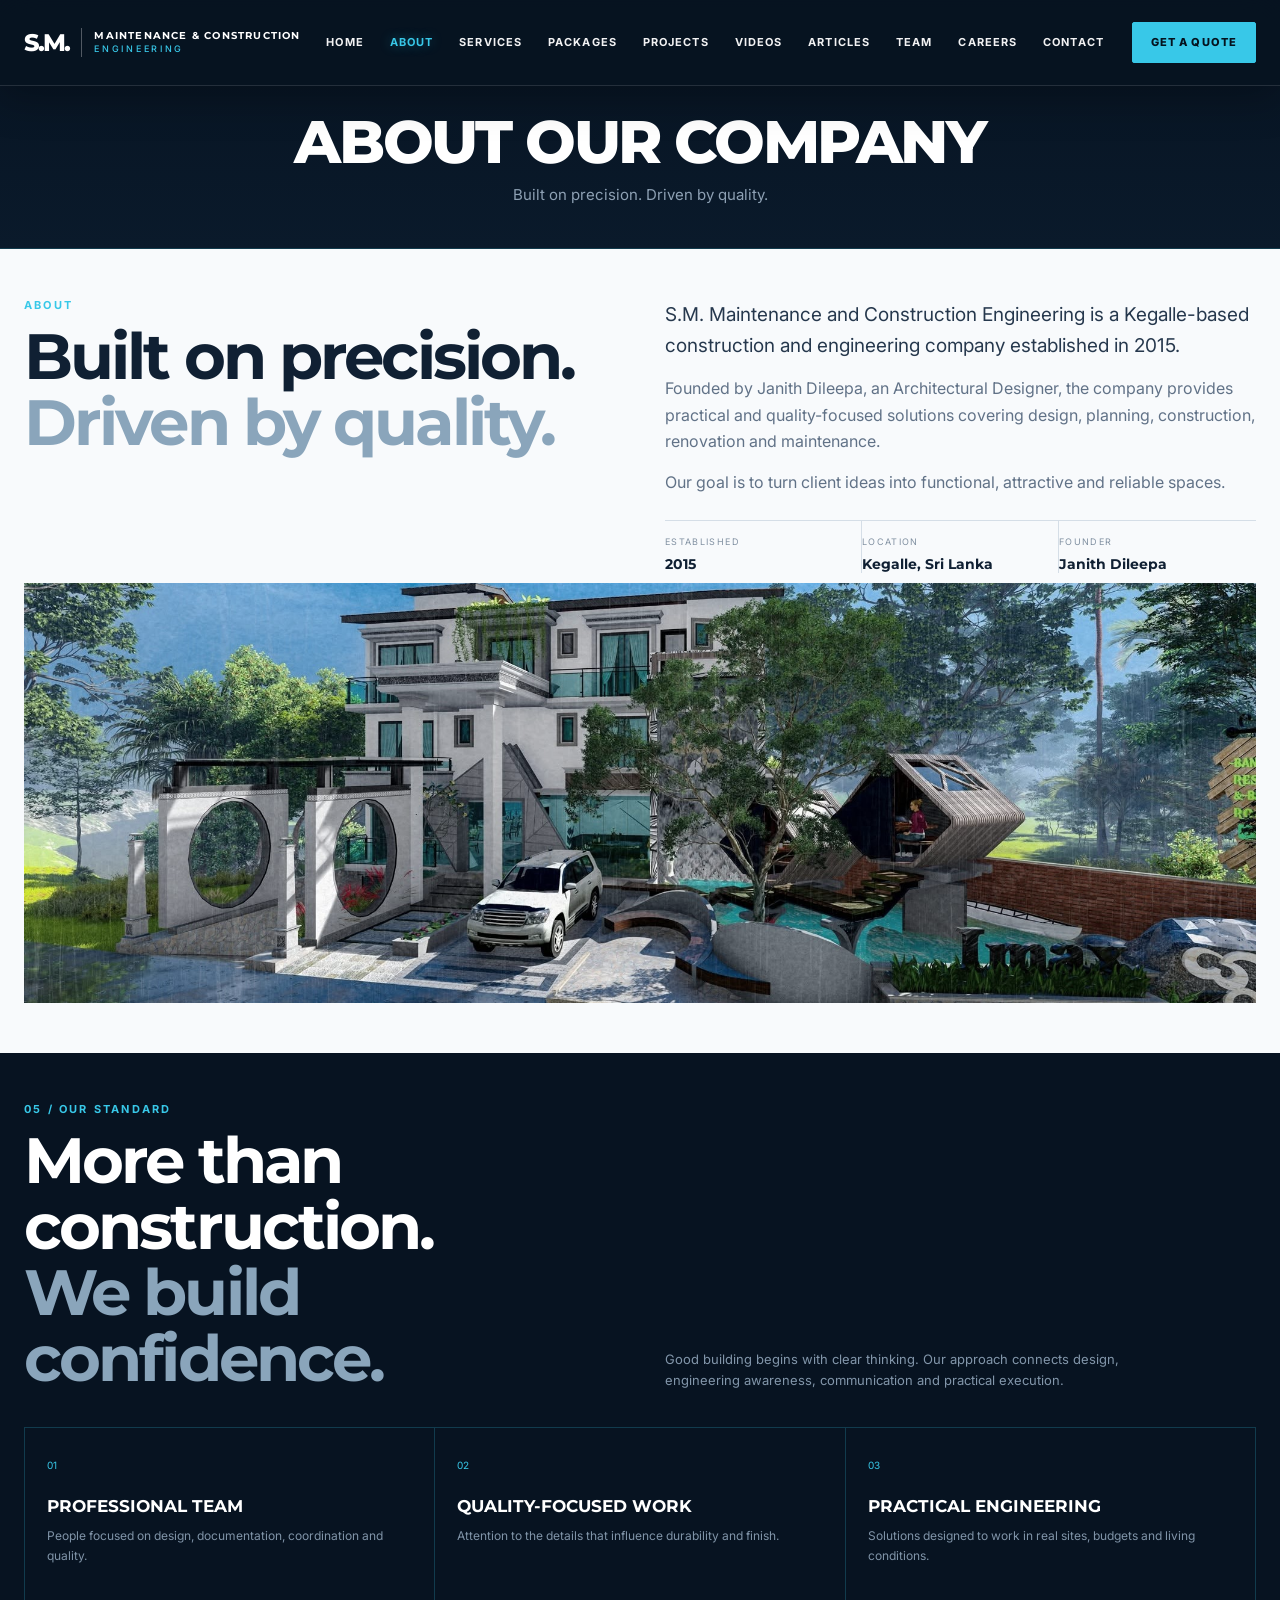
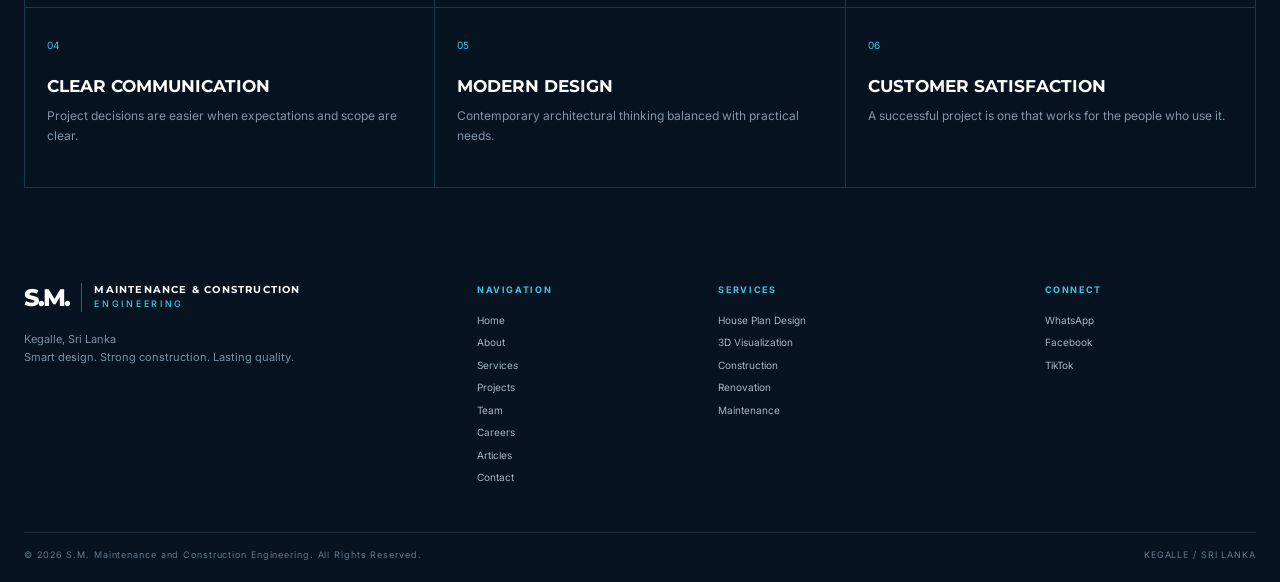
<file: about.html>
<!DOCTYPE html>
<html lang="en">
<head>
  <meta charset="UTF-8">
  <meta name="viewport" content="width=device-width, initial-scale=1.0">
  <title>About Us | S.M. Maintenance & Construction Engineering</title>
  <link rel="preconnect" href="https://fonts.googleapis.com">
  <link rel="preconnect" href="https://fonts.gstatic.com" crossorigin>
  <link href="https://fonts.googleapis.com/css2?family=Inter:wght@400;500;600;700&family=Montserrat:wght@500;600;700;800&display=swap" rel="stylesheet">
  <link rel="stylesheet" href="style.css">
</head>
<body>
  <header class="site-header" id="siteHeader">
    <div class="container nav-wrap">
      <a class="brand" href="index.html" aria-label="S.M. Maintenance & Construction Engineering home">
        <span class="brand-mark">S.M.</span>
        <span class="brand-copy"><strong>MAINTENANCE & CONSTRUCTION</strong><small>ENGINEERING</small></span>
      </a>
      <nav class="desktop-nav" aria-label="Primary navigation">
        <a href="index.html">HOME</a>
        <a href="about.html">ABOUT</a>
        <a href="index.html#services">SERVICES</a>
        <a href="index.html#packages">PACKAGES</a>
        <a href="index.html#projects">PROJECTS</a>
        <a href="index.html#videos">VIDEOS</a>
        <a href="blog.html">ARTICLES</a>
        <a href="team.html">TEAM</a>
        <a href="careers.html">CAREERS</a>
        <a href="index.html#contact">CONTACT</a>
        <a class="nav-cta" href="index.html#contact">GET A QUOTE</a>
      </nav>
      <button class="menu-toggle" id="menuToggle" aria-expanded="false" aria-controls="mobileNav" aria-label="Open navigation"><span></span><span></span><span></span></button>
    </div>
    <nav class="mobile-nav" id="mobileNav" aria-label="Mobile navigation">
      <a href="index.html">HOME</a>
      <a href="about.html">ABOUT</a>
      <a href="index.html#services">SERVICES</a>
      <a href="index.html#packages">PACKAGES</a>
      <a href="index.html#projects">PROJECTS</a>
      <a href="index.html#videos">VIDEOS</a>
      <a href="blog.html">ARTICLES</a>
      <a href="team.html">TEAM</a>
      <a href="careers.html">CAREERS</a>
      <a href="index.html#contact">CONTACT</a>
      <a class="mobile-cta" href="index.html#contact">GET A QUOTE</a>
    </nav>
  </header>

  <main>
    <section class="page-header">
      <div class="container">
        <h1>ABOUT OUR COMPANY</h1>
        <p>Built on precision. Driven by quality.</p>
      </div>
    </section>

    <section class="section section-light" id="about">
      <div class="container split about-grid">
        <div class="section-intro reveal">
          <div class="eyebrow">ABOUT</div>
          <h2>Built on precision.<br><em>Driven by quality.</em></h2>
        </div>
        <div class="about-copy reveal">
          <p class="lead">S.M. Maintenance and Construction Engineering is a Kegalle-based construction and engineering company established in 2015.</p>
          <p>Founded by Janith Dileepa, an Architectural Designer, the company provides practical and quality-focused solutions covering design, planning, construction, renovation and maintenance.</p>
          <p>Our goal is to turn client ideas into functional, attractive and reliable spaces.</p>
          <div class="company-facts">
            <div><span>ESTABLISHED</span><strong>2015</strong></div>
            <div><span>LOCATION</span><strong>Kegalle, Sri Lanka</strong></div>
            <div><span>FOUNDER</span><strong>Janith Dileepa</strong></div>
          </div>
        </div>
      </div>
      <div class="container about-image reveal"><img loading="lazy" src="assets/about/about.jpg" alt="S.M. Maintenance and Construction Engineering"></div>
    </section>
  </main>
    <section class="section why-section section-dark">
      <div class="container"><div class="split why-head reveal"><div><div class="eyebrow">05 / OUR STANDARD</div><h2>More than construction.<br><em>We build confidence.</em></h2></div><p>Good building begins with clear thinking. Our approach connects design, engineering awareness, communication and practical execution.</p></div>
        <div class="why-grid">
          <article class="why-card reveal"><span>01</span><h3>PROFESSIONAL TEAM</h3><p>People focused on design, documentation, coordination and quality.</p></article>
          <article class="why-card reveal"><span>02</span><h3>QUALITY-FOCUSED WORK</h3><p>Attention to the details that influence durability and finish.</p></article>
          <article class="why-card reveal"><span>03</span><h3>PRACTICAL ENGINEERING</h3><p>Solutions designed to work in real sites, budgets and living conditions.</p></article>
          <article class="why-card reveal"><span>04</span><h3>CLEAR COMMUNICATION</h3><p>Project decisions are easier when expectations and scope are clear.</p></article>
          <article class="why-card reveal"><span>05</span><h3>MODERN DESIGN</h3><p>Contemporary architectural thinking balanced with practical needs.</p></article>
          <article class="why-card reveal"><span>06</span><h3>CUSTOMER SATISFACTION</h3><p>A successful project is one that works for the people who use it.</p></article>
        </div>
      </div>
    </section>
   <footer class="footer section-dark">
    <div class="container footer-main">
      <div><a class="brand footer-brand" href="index.html"><span class="brand-mark">S.M.</span><span class="brand-copy"><strong>MAINTENANCE & CONSTRUCTION</strong><small>ENGINEERING</small></span></a><p>Kegalle, Sri Lanka<br>Smart design. Strong construction. Lasting quality.</p></div>
      <div><h4>NAVIGATION</h4><a href="index.html">Home</a><a href="about.html">About</a><a href="index.html#services">Services</a><a href="index.html#projects">Projects</a><a href="team.html">Team</a><a href="careers.html">Careers</a><a href="blog.html">Articles</a><a href="index.html#contact">Contact</a></div>
      <div><h4>SERVICES</h4><a href="index.html#services">House Plan Design</a><a href="index.html#services">3D Visualization</a><a href="index.html#services">Construction</a><a href="index.html#services">Renovation</a><a href="index.html#services">Maintenance</a></div>
      <div>
        <h4>CONNECT</h4>
        <!-- WhatsApp මත Click කළ විට කෙලින්ම 0718814959 අංකයට Chart එක විවෘත වේ -->
        <a href="https://wa.me/94718814959" target="_blank" rel="noopener noreferrer">WhatsApp</a>
        <a href="https://www.facebook.com/share/1MMUBPjNof/" target="_blank" rel="noopener noreferrer">Facebook</a>
        <!-- <a href="#">Instagram</a> -->
        <a href="https://www.tiktok.com/@.sm.construction?_r=1&_t=ZS-99L9sHJ87HA" target="_blank" rel="noopener noreferrer">TikTok</a>
       <!-- <a href="#">YouTube</a> -->
      </div>
    </div>
    <div class="container footer-bottom"><span>© 2026 S.M. Maintenance and Construction Engineering. All Rights Reserved.</span><span>KEGALLE / SRI LANKA</span></div>
  </footer>

  <button class="back-top" id="backTop" aria-label="Back to top">↑</button>
  <script src="script.js"></script>
</body>
</html>
</file>
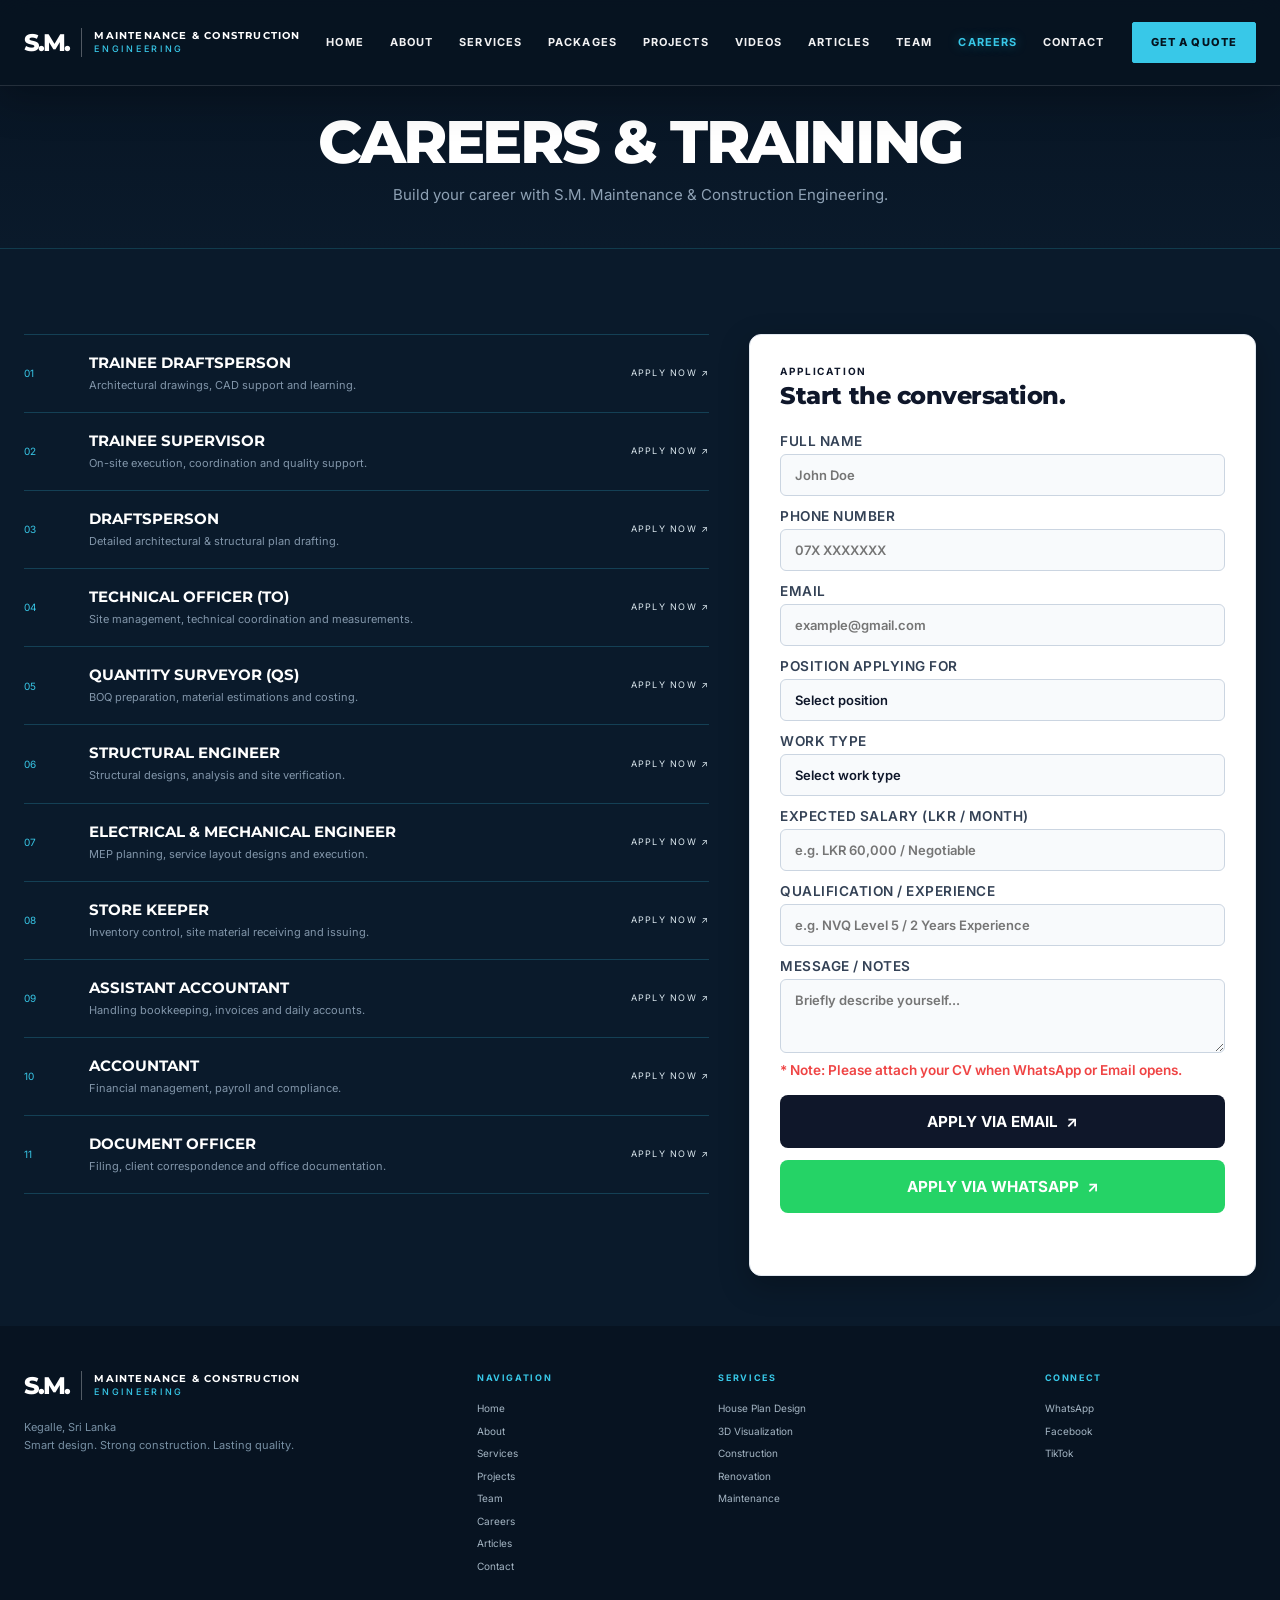
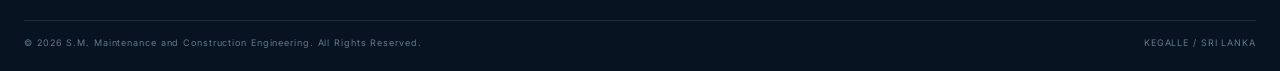
<file: careers.html>
<!DOCTYPE html>
<html lang="en">
<head>
  <meta charset="UTF-8">
  <meta name="viewport" content="width=device-width, initial-scale=1.0">
  <title>Careers & Training | S.M. Maintenance & Construction Engineering</title>
  <link rel="preconnect" href="https://fonts.googleapis.com">
  <link rel="preconnect" href="https://fonts.gstatic.com" crossorigin>
  <link href="https://fonts.googleapis.com/css2?family=Inter:wght@400;500;600;700&family=Montserrat:wght@500;600;700;800&display=swap" rel="stylesheet">
  <link rel="stylesheet" href="style.css">

  <style>
    /* ONLY Application Form is White */
    .form-panel-custom {
      background-color: #ffffff !important;
      color: #1a202c !important;
      padding: 30px;
      border-radius: 12px;
      box-shadow: 0 10px 30px rgba(0, 0, 0, 0.25);
      border: 1px solid #e2e8f0;
    }
    .form-panel-custom h3, 
    .form-panel-custom .form-title span {
      color: #0f172a !important;
    }
    .form-panel-custom label {
      color: #334155 !important;
      font-weight: 600;
      margin-bottom: 8px;
      display: block;
      font-size: 0.85rem;
      letter-spacing: 0.5px;
    }
    .form-panel-custom input, 
    .form-panel-custom select, 
    .form-panel-custom textarea {
      background-color: #f8fafc !important;
      color: #0f172a !important;
      border: 1px solid #cbd5e1 !important;
      border-radius: 6px;
      padding: 12px 14px;
      width: 100%;
      box-sizing: border-box;
      font-family: inherit;
      transition: all 0.2s ease;
    }
    .form-panel-custom input:focus, 
    .form-panel-custom select:focus, 
    .form-panel-custom textarea:focus {
      outline: none;
      border-color: #0284c7 !important;
      background-color: #ffffff !important;
      box-shadow: 0 0 0 3px rgba(2, 132, 199, 0.15);
    }
    
    /* Red Note Style */
    .form-note-red {
      font-size: 0.85rem;
      color: #ef4444 !important; /* Bright Red */
      font-weight: 600;
      margin-top: 5px;
      margin-bottom: 12px;
      line-height: 1.4;
    }

    /* Styled Buttons inside Form */
    .btn-action-group {
      display: flex;
      flex-direction: column;
      gap: 12px;
      margin-top: 15px;
    }
    .btn-email-submit {
      background-color: #0f172a;
      color: #ffffff;
      border: none;
      padding: 14px 20px;
      border-radius: 8px;
      font-weight: 700;
      font-size: 0.95rem;
      cursor: pointer;
      display: flex;
      align-items: center;
      justify-content: center;
      gap: 8px;
      transition: all 0.3s ease;
      width: 100%;
    }
    .btn-email-submit:hover {
      background-color: #1e293b;
      transform: translateY(-2px);
      box-shadow: 0 4px 12px rgba(15, 23, 42, 0.2);
    }
    .btn-whatsapp-submit {
      background-color: #25D366;
      color: #ffffff;
      border: none;
      padding: 14px 20px;
      border-radius: 8px;
      font-weight: 700;
      font-size: 0.95rem;
      cursor: pointer;
      display: flex;
      align-items: center;
      justify-content: center;
      gap: 8px;
      transition: all 0.3s ease;
      width: 100%;
    }
    .btn-whatsapp-submit:hover {
      background-color: #20ba5a;
      transform: translateY(-2px);
      box-shadow: 0 4px 12px rgba(37, 211, 102, 0.3);
    }
  </style>
</head>
<body>
  <header class="site-header" id="siteHeader">
    <div class="container nav-wrap">
      <a class="brand" href="index.html" aria-label="S.M. Maintenance & Construction Engineering home">
        <span class="brand-mark">S.M.</span>
        <span class="brand-copy"><strong>MAINTENANCE & CONSTRUCTION</strong><small>ENGINEERING</small></span>
      </a>
      <nav class="desktop-nav" aria-label="Primary navigation">
        <a href="index.html">HOME</a>
        <a href="about.html">ABOUT</a>
        <a href="index.html#services">SERVICES</a>
        <a href="index.html#packages">PACKAGES</a>
        <a href="index.html#projects">PROJECTS</a>
        <a href="index.html#videos">VIDEOS</a>
        <a href="blog.html">ARTICLES</a>
        <a href="team.html">TEAM</a>
        <a href="careers.html">CAREERS</a>
        <a href="index.html#contact">CONTACT</a>
        <a class="nav-cta" href="index.html#contact">GET A QUOTE</a>
      </nav>
      <button class="menu-toggle" id="menuToggle" aria-expanded="false" aria-controls="mobileNav" aria-label="Open navigation"><span></span><span></span><span></span></button>
    </div>
    <nav class="mobile-nav" id="mobileNav" aria-label="Mobile navigation">
      <a href="index.html">HOME</a>
      <a href="about.html">ABOUT</a>
      <a href="index.html#services">SERVICES</a>
      <a href="index.html#packages">PACKAGES</a>
      <a href="index.html#projects">PROJECTS</a>
      <a href="index.html#videos">VIDEOS</a>
      <a href="blog.html">ARTICLES</a>
      <a href="team.html">TEAM</a>
      <a href="careers.html">CAREERS</a>
      <a href="index.html#contact">CONTACT</a>
      <a class="mobile-cta" href="index.html#contact">GET A QUOTE</a>
    </nav>
  </header>

  <main>
    <section class="page-header">
      <div class="container">
        <h1>CAREERS & TRAINING</h1>
        <p>Build your career with S.M. Maintenance & Construction Engineering.</p>
      </div>
    </section>

    <!-- Main Navy Section Restored -->
    <section class="section careers-section section-navy" id="careers">
      <div class="container">
        <div class="split careers-head reveal">
          
        </div>

        <div class="career-layout">
          <!-- All 11 Open Positions List -->
          <div class="career-list">
            <article class="career-item reveal"><span>01</span><div><h3>TRAINEE DRAFTSPERSON</h3><p>Architectural drawings, CAD support and learning.</p></div><button class="apply-position" data-position="Trainee Draftsperson">APPLY NOW ↗</button></article>
            <article class="career-item reveal"><span>02</span><div><h3>TRAINEE SUPERVISOR</h3><p>On-site execution, coordination and quality support.</p></div><button class="apply-position" data-position="Trainee Supervisor">APPLY NOW ↗</button></article>
            <article class="career-item reveal"><span>03</span><div><h3>DRAFTSPERSON</h3><p>Detailed architectural & structural plan drafting.</p></div><button class="apply-position" data-position="Draftsperson">APPLY NOW ↗</button></article>
            <article class="career-item reveal"><span>04</span><div><h3>TECHNICAL OFFICER (TO)</h3><p>Site management, technical coordination and measurements.</p></div><button class="apply-position" data-position="Technical Officer">APPLY NOW ↗</button></article>
            <article class="career-item reveal"><span>05</span><div><h3>QUANTITY SURVEYOR (QS)</h3><p>BOQ preparation, material estimations and costing.</p></div><button class="apply-position" data-position="Quantity Surveyor (QS)">APPLY NOW ↗</button></article>
            <article class="career-item reveal"><span>06</span><div><h3>STRUCTURAL ENGINEER</h3><p>Structural designs, analysis and site verification.</p></div><button class="apply-position" data-position="Structural Engineer">APPLY NOW ↗</button></article>
            <article class="career-item reveal"><span>07</span><div><h3>ELECTRICAL & MECHANICAL ENGINEER</h3><p>MEP planning, service layout designs and execution.</p></div><button class="apply-position" data-position="Electrical & Mechanical Engineer">APPLY NOW ↗</button></article>
            <article class="career-item reveal"><span>08</span><div><h3>STORE KEEPER</h3><p>Inventory control, site material receiving and issuing.</p></div><button class="apply-position" data-position="Store Keeper">APPLY NOW ↗</button></article>
            <article class="career-item reveal"><span>09</span><div><h3>ASSISTANT ACCOUNTANT</h3><p>Handling bookkeeping, invoices and daily accounts.</p></div><button class="apply-position" data-position="Assistant Accountant">APPLY NOW ↗</button></article>
            <article class="career-item reveal"><span>10</span><div><h3>ACCOUNTANT</h3><p>Financial management, payroll and compliance.</p></div><button class="apply-position" data-position="Accountant">APPLY NOW ↗</button></article>
            <article class="career-item reveal"><span>11</span><div><h3>DOCUMENT OFFICER</h3><p>Filing, client correspondence and office documentation.</p></div><button class="apply-position" data-position="Document Officer">APPLY NOW ↗</button></article>
          </div>
          
          <!-- Modern White Application Form ONLY -->
          <form class="form-panel form-panel-custom reveal" id="careerForm">
            <div class="form-title">
              <span style="color: #64748b; font-weight: 700;">APPLICATION</span>
              <h3 style="margin-top: 4px; font-size: 1.5rem;">Start the conversation.</h3>
            </div>
            
            <label>FULL NAME<input id="formName" name="name" required type="text" autocomplete="name" placeholder="John Doe"></label>
            <label>PHONE NUMBER<input id="formPhone" name="phone" required type="tel" autocomplete="tel" placeholder="07X XXXXXXX"></label>
            <label>EMAIL<input id="formEmail" name="email" required type="email" autocomplete="email" placeholder="example@gmail.com"></label>
            
            <label>POSITION APPLYING FOR
              <select id="formPosition" name="position" required>
                <option value="">Select position</option>
                <option value="Trainee Draftsperson">Trainee Draftsperson</option>
                <option value="Trainee Supervisor">Trainee Supervisor</option>
                <option value="Draftsperson">Draftsperson</option>
                <option value="Technical Officer">Technical Officer</option>
                <option value="Quantity Surveyor (QS)">Quantity Surveyor (QS)</option>
                <option value="Structural Engineer">Structural Engineer</option>
                <option value="Electrical & Mechanical Engineer">Electrical & Mechanical Engineer</option>
                <option value="Store Keeper">Store Keeper</option>
                <option value="Assistant Accountant">Assistant Accountant</option>
                <option value="Accountant">Accountant</option>
                <option value="Document Officer">Document Officer</option>
              </select>
            </label>

            <label>WORK TYPE
              <select id="formWorkType" name="workType" required>
                <option value="">Select work type</option>
                <option value="Full-time">Full-Time (පූර්ණ කාලීන)</option>
                <option value="Part-time">Part-Time (අර්ධ කාලීන)</option>
              </select>
            </label>

            <label>EXPECTED SALARY (LKR / Month)<input id="formSalary" name="salary" type="text" placeholder="e.g. LKR 60,000 / Negotiable" required></label>

            <label>QUALIFICATION / EXPERIENCE<input id="formQualification" name="qualification" required type="text" placeholder="e.g. NVQ Level 5 / 2 Years Experience"></label>
            
            <label>MESSAGE / NOTES<textarea id="formMessage" name="message" rows="3" placeholder="Briefly describe yourself..."></textarea></label>
            
            <!-- Red Note -->
            <p class="form-note-red">
              * Note: Please attach your CV when WhatsApp or Email opens.
            </p>

            <div class="btn-action-group">
              <button class="btn-email-submit" type="button" onclick="sendViaEmail()">
                APPLY VIA EMAIL <span>↗</span>
              </button>
              <button class="btn-whatsapp-submit" type="button" onclick="sendViaWhatsApp()">
                APPLY VIA WHATSAPP <span>↗</span>
              </button>
            </div>
            
            <div class="form-status" id="formStatus" role="status" aria-live="polite"></div>
          </form>
        </div>
      </div>
    </section>
  </main>

  <footer class="footer section-dark">
    <div class="container footer-main">
      <div><a class="brand footer-brand" href="index.html"><span class="brand-mark">S.M.</span><span class="brand-copy"><strong>MAINTENANCE & CONSTRUCTION</strong><small>ENGINEERING</small></span></a><p>Kegalle, Sri Lanka<br>Smart design. Strong construction. Lasting quality.</p></div>
      <div><h4>NAVIGATION</h4><a href="index.html">Home</a><a href="about.html">About</a><a href="index.html#services">Services</a><a href="index.html#projects">Projects</a><a href="team.html">Team</a><a href="careers.html">Careers</a><a href="blog.html">Articles</a><a href="index.html#contact">Contact</a></div>
      <div><h4>SERVICES</h4><a href="index.html#services">House Plan Design</a><a href="index.html#services">3D Visualization</a><a href="index.html#services">Construction</a><a href="index.html#services">Renovation</a><a href="index.html#services">Maintenance</a></div>
      <div>
        <h4>CONNECT</h4>
        <a href="https://wa.me/94718814959" target="_blank" rel="noopener noreferrer">WhatsApp</a>
        <a href="https://www.facebook.com/share/1MMUBPjNof/" target="_blank" rel="noopener noreferrer">Facebook</a>
        <a href="https://www.tiktok.com/@.sm.construction?_r=1&_t=ZS-99L9sHJ87HA" target="_blank" rel="noopener noreferrer">TikTok</a>
      </div>
    </div>
    <div class="container footer-bottom"><span>© 2026 S.M. Maintenance and Construction Engineering. All Rights Reserved.</span><span>KEGALLE / SRI LANKA</span></div>
  </footer>

  <button class="back-top" id="backTop" aria-label="Back to top">↑</button>

  <script>
    // APPLY NOW Click Logic (Smooth Scroll & Auto Select)
    document.addEventListener('DOMContentLoaded', () => {
      const applyBtns = document.querySelectorAll('.apply-position');
      const posSelect = document.getElementById('formPosition');
      const careerForm = document.getElementById('careerForm');

      if (applyBtns.length > 0 && posSelect && careerForm) {
        applyBtns.forEach(btn => {
          btn.addEventListener('click', (e) => {
            const pos = btn.getAttribute('data-position');
            if (pos) {
              posSelect.value = pos;
            }
            careerForm.scrollIntoView({ behavior: 'smooth' });
          });
        });
      }
    });

    // Form Submission Helper Function
    function getFormData() {
      const name = document.getElementById('formName').value.trim();
      const phone = document.getElementById('formPhone').value.trim();
      const email = document.getElementById('formEmail').value.trim();
      const position = document.getElementById('formPosition').value;
      const workType = document.getElementById('formWorkType').value;
      const salary = document.getElementById('formSalary').value.trim();
      const qual = document.getElementById('formQualification').value.trim();
      const msg = document.getElementById('formMessage').value.trim();

      if (!name || !phone || !position || !workType || !salary) {
        alert("Please fill all required fields before submitting.");
        return null;
      }

      return { name, phone, email, position, workType, salary, qual, msg };
    }

    // WhatsApp Submit
    function sendViaWhatsApp() {
      const data = getFormData();
      if (!data) return;

      const text = `*NEW JOB APPLICATION - S.M. CONSTRUCTION*%0A%0A` +
        `*Name:* ${encodeURIComponent(data.name)}%0A` +
        `*Phone:* ${encodeURIComponent(data.phone)}%0A` +
        `*Email:* ${encodeURIComponent(data.email)}%0A` +
        `*Position:* ${encodeURIComponent(data.position)}%0A` +
        `*Work Type:* ${encodeURIComponent(data.workType)}%0A` +
        `*Expected Salary:* ${encodeURIComponent(data.salary)}%0A` +
        `*Qualification/Exp:* ${encodeURIComponent(data.qual)}%0A` +
        `*Message:* ${encodeURIComponent(data.msg)}%0A%0A` +
        `_(I will attach my CV here)_`;

      window.open(`https://wa.me/94718814959?text=${text}`, '_blank');
    }

    // Email Submit
    function sendViaEmail() {
      const data = getFormData();
      if (!data) return;

      const subject = encodeURIComponent(`Job Application: ${data.position} - ${data.name}`);
      const body = encodeURIComponent(
        `Full Name: ${data.name}\n` +
        `Phone Number: ${data.phone}\n` +
        `Email: ${data.email}\n` +
        `Position Applied For: ${data.position}\n` +
        `Work Type: ${data.workType}\n` +
        `Expected Salary: ${data.salary}\n` +
        `Qualifications/Experience: ${data.qual}\n` +
        `Message: ${data.msg}\n\n` +
        `* Please attach CV to this email.`
      );

      window.location.href = `mailto:janith.dileepa18@gmail.com?subject=${subject}&body=${body}`;
    }
  </script>

  <script src="script.js"></script>
</body>
</html>
</file>
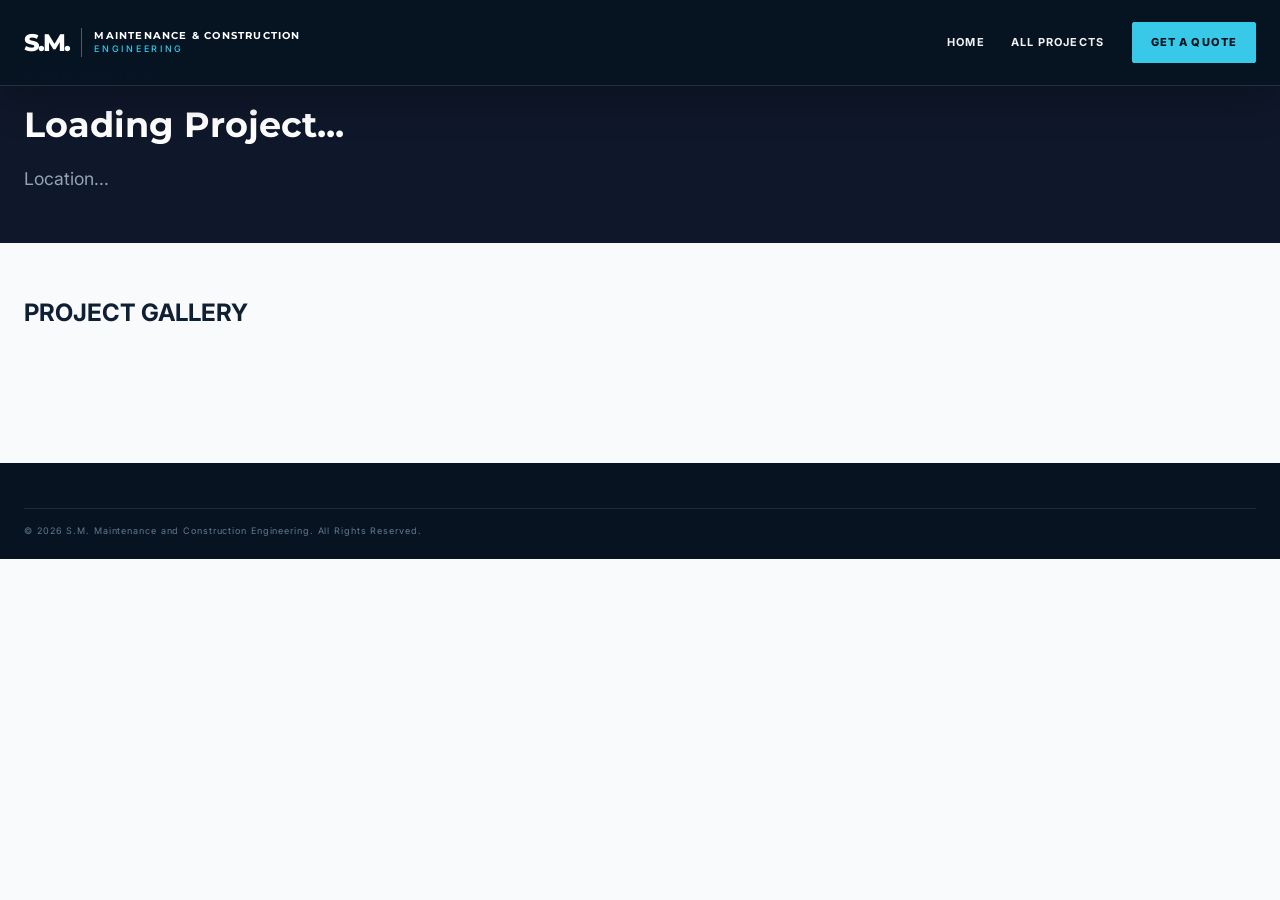
<file: project-details.html>
<!DOCTYPE html>
<html lang="en">
<head>
  <meta charset="UTF-8">
  <meta name="viewport" content="width=device-width, initial-scale=1.0">
  <title>Project Details | S.M. Maintenance & Construction Engineering</title>
  <link rel="preconnect" href="https://fonts.googleapis.com">
  <link rel="preconnect" href="https://fonts.gstatic.com" crossorigin>
  <link href="https://fonts.googleapis.com/css2?family=Inter:wght@400;500;600;700&family=Montserrat:wght@500;600;700;800&display=swap" rel="stylesheet">
  <link rel="stylesheet" href="style.css">
  <style>
    .project-detail-hero {
      padding: 60px 0 30px;
      background: #0f172a;
      color: #fff;
    }
    .project-meta-tag {
      color: #0284c7;
      font-weight: 700;
      letter-spacing: 1px;
      font-size: 0.9rem;
    }
    .project-detail-title {
      font-size: 2.2rem;
      margin: 10px 0;
      font-family: 'Montserrat', sans-serif;
    }
    .project-detail-info {
      font-size: 1.1rem;
      color: #94a3b8;
      margin-bottom: 20px;
    }
    .project-detail-desc {
      font-size: 1rem;
      line-height: 1.7;
      color: #cbd5e1;
      max-width: 800px;
    }
    .gallery-grid {
      display: grid;
      grid-template-columns: repeat(auto-fill, minmax(300px, 1fr));
      gap: 20px;
      margin: 40px 0;
    }
    .gallery-grid img {
      width: 100%;
      height: 250px;
      object-fit: cover;
      border-radius: 8px;
      box-shadow: 0 4px 12px rgba(0,0,0,0.1);
      transition: transform 0.3s ease;
    }
    .gallery-grid img:hover {
      transform: scale(1.03);
    }
  </style>
</head>
<body>
  <header class="site-header" id="siteHeader">
    <div class="container nav-wrap">
      <a class="brand" href="index.html">
        <span class="brand-mark">S.M.</span>
        <span class="brand-copy"><strong>MAINTENANCE & CONSTRUCTION</strong><small>ENGINEERING</small></span>
      </a>
      <nav class="desktop-nav">
        <a href="index.html">HOME</a>
        <a href="index.html#projects">ALL PROJECTS</a>
        <a href="index.html#contact" class="nav-cta">GET A QUOTE</a>
      </nav>
    </div>
  </header>

  <main>
    <section class="project-detail-hero">
      <div class="container">
        <span class="project-meta-tag" id="projCategory">CONSTRUCTION</span>
        <h1 class="project-detail-title" id="projTitle">Loading Project...</h1>
        <p class="project-detail-info" id="projLocation">Location...</p>
        <p class="project-detail-desc" id="projDesc"></p>
      </div>
    </section>

    <section class="section section-light">
      <div class="container">
        <h2>PROJECT GALLERY</h2>
        <div class="gallery-grid" id="projGallery"></div>
      </div>
    </section>
  </main>

  <footer class="footer section-dark">
    <div class="container footer-bottom">
      <span>© 2026 S.M. Maintenance and Construction Engineering. All Rights Reserved.</span>
    </div>
  </footer>

  <script src="script.js"></script>
  <script>
    document.addEventListener('DOMContentLoaded', () => {
      const urlParams = new URLSearchParams(window.location.search);
      const projectId = parseInt(urlParams.get('id'));

      if (typeof projectsData !== 'undefined') {
        const project = projectsData.find(p => p.id === projectId);
        if (project) {
          document.title = `${project.title} | S.M. Construction`;
          document.getElementById('projCategory').innerText = project.categoryLabel || 'PROJECT';
          document.getElementById('projTitle').innerText = project.title;
          document.getElementById('projLocation').innerText = `📍 Location: ${project.location}`;
          document.getElementById('projDesc').innerText = project.description;

          const gallery = document.getElementById('projGallery');
          gallery.innerHTML = project.images.map(img => `
            <img src="${img}" alt="${project.title}" loading="lazy" onerror="this.src='https://images.unsplash.com/photo-1541888946425-d0fbb186a5b7?auto=format&fit=crop&w=800&q=80';">
          `).join('');
        }
      }
    });
  </script>
</body>
</html>
</file>
<file: style.css>
:root{
  --navy:#071321;--navy2:#0b1d31;--blue:#103452;--cyan:#38c8e8;--white:#ffffff;--ink:#102033;--muted:#748398;
  --line:rgba(56,200,232,.22);--light:#eef3f7;--paper:#f8fafc;--shadow:0 24px 70px rgba(3,16,29,.18);
  --head:"Montserrat",sans-serif;--body:"Inter",sans-serif;--ease:cubic-bezier(.2,.75,.2,1)
}
*{box-sizing:border-box;margin:0;padding:0}html{scroll-behavior:smooth}body{font-family:var(--body);color:var(--ink);background:var(--paper);line-height:1.65;overflow-x:hidden}body.locked{overflow:hidden}
a{color:inherit;text-decoration:none}button,input,select,textarea{font:inherit}button{cursor:pointer}img{display:block;max-width:100%}
.container{width:min(1240px,calc(100% - 48px));margin:auto}

/* =========================================================
   1. SECTIONS ATHARA PARATHARAYA ADU KIREEMA (120px -> 50px)
   ========================================================= */
.section{position:relative; padding:50px 0 !important;} 
.section-dark{background:var(--navy);color:var(--white)}.section-navy{background:#0a1a2b;color:var(--white)}.section-light{background:var(--paper)}

.eyebrow{font:700 11px/1.2 var(--body);letter-spacing:.2em;color:var(--cyan);margin-bottom:12px}

/* Headings යටින් තිබූ පරතරය අඩු කිරීම (62px -> 30px) */
.section-heading{max-width:760px;margin-bottom:30px !important}
.section-heading.centered{text-align:center;margin-left:auto;margin-right:auto}.section-heading h2,.section-intro h2,.projects-top h2,.why-head h2,.careers-head h2,.contact-intro h2{font:700 clamp(38px,5vw,68px)/1.03 var(--head);letter-spacing:-.045em}.section-heading h2 em,.section-intro h2 em,.projects-top h2 em,.why-head h2 em,.careers-head h2 em,.contact-intro h2 em{font-style:normal;color:#8aa5bb}.section-heading p{margin-top:14px;color:#8ea1b4;max-width:680px}.section-heading.centered p{margin-left:auto;margin-right:auto}

/* HEADER & DESKTOP NAVIGATION */
.site-header{position:fixed;top:0;left:0;right:0;z-index:1000;height:86px;background:rgba(7,19,33,.95);backdrop-filter:blur(18px);border-bottom:1px solid rgba(255,255,255,.12);box-shadow:0 12px 40px rgba(0,0,0,.25);transition:.35s var(--ease)}
.site-header.scrolled{background:rgba(7,19,33,.98);border-color:rgba(56,200,232,.3);box-shadow:0 12px 40px rgba(0,0,0,.4)}
.nav-wrap{height:100%;display:flex;align-items:center;justify-content:space-between}.brand{display:flex;align-items:center;gap:12px;color:#fff}.brand-mark{font:800 24px var(--head);letter-spacing:-.08em;border-right:1px solid rgba(255,255,255,.3);padding-right:12px}.brand-copy{display:flex;flex-direction:column;font:700 10px/1.25 var(--head);letter-spacing:.12em}.brand-copy small{font:500 9px/1.5 var(--body);letter-spacing:.3em;color:var(--cyan)}

/* Nav Links */
.desktop-nav{display:flex;align-items:center;gap:22px;font-size:11px;font-weight:700;letter-spacing:.1em}
.desktop-nav>a{color:#ffffff !important;opacity:.95;padding:6px 2px;transition:all .25s ease}
.desktop-nav>a:hover,.desktop-nav>a.active{opacity:1;color:var(--cyan) !important;text-shadow:0 0 12px rgba(56,200,232,.4)}
.desktop-nav .nav-cta{opacity:1;background:var(--cyan);color:#04131f !important;font-weight:800;border:1px solid var(--cyan);padding:10px 18px;margin-left:4px;border-radius:2px;transition:all .3s ease}
.desktop-nav .nav-cta:hover{background:#ffffff;border-color:#ffffff;color:#04131f !important;transform:translateY(-2px)}
.menu-toggle,.mobile-nav{display:none}

/* MULTI-PAGE SUB BANNER STYLING */
.page-header{padding:110px 0 40px;background:linear-gradient(180deg,var(--navy) 0%,#0a1a2b 100%);border-bottom:1px solid var(--line);text-align:center}
.page-header h1{font:800 clamp(36px,5vw,60px)/1.05 var(--head);letter-spacing:-.04em;color:var(--white)}
.page-header p{color:#8ea1b4;margin-top:10px;font-size:15px}

/* HERO SECTION - PARATHARAYA ADU KIRAIMA */
.hero{min-height:auto !important;padding:120px 0 50px !important;display:flex;align-items:center;overflow:hidden}.hero-bg{position:absolute;inset:0;background:linear-gradient(90deg,rgba(4,14,25,.95) 0%,rgba(4,14,25,.76) 47%,rgba(4,14,25,.35)),url("https://images.unsplash.com/photo-1600585154340-be6161a56a0c?auto=format&fit=crop&w=2200&q=90") center/cover}.blueprint-grid{position:absolute;inset:0;opacity:.2;background-image:linear-gradient(rgba(56,200,232,.28) 1px,transparent 1px),linear-gradient(90deg,rgba(56,200,232,.28) 1px,transparent 1px);background-size:52px 52px;mask-image:linear-gradient(90deg,#000,transparent 80%)}.hero-content{position:relative;z-index:2;padding-bottom:15px}.hero h1{font:800 clamp(45px,7.1vw,100px)/.94 var(--head);letter-spacing:-.06em;max-width:930px}.hero h1 em{font-style:normal;color:#9bb1c5}.hero-tag{font:600 clamp(18px,2vw,26px)/1.3 var(--head);margin-top:20px}.hero-tag span{color:var(--cyan)}.hero-desc{max-width:600px;color:#bdcad6;margin:16px 0 24px;font-size:15px}.hero-actions{display:flex;gap:12px;flex-wrap:wrap}.btn{display:inline-flex;align-items:center;justify-content:center;gap:18px;min-height:50px;padding:0 22px;border:1px solid transparent;font:700 10px var(--body);letter-spacing:.15em;transition:.3s var(--ease)}.btn span{font-size:17px}.btn-primary{background:var(--cyan);color:#04131f}.btn-primary:hover{transform:translateY(-3px);box-shadow:0 12px 28px rgba(56,200,232,.22)}.btn-outline{border-color:rgba(255,255,255,.35);color:#fff}.btn-outline:hover{border-color:var(--cyan);color:var(--cyan);transform:translateY(-3px)}
.hero-stats{display:flex;gap:0;margin-top:40px;border-top:1px solid rgba(255,255,255,.18);width:min(570px,100%)}.hero-stats div{padding:14px 30px 0 0;margin-right:20px;border-right:1px solid rgba(255,255,255,.14)}.hero-stats div:last-child{border:0}.hero-stats strong{display:block;font:700 29px var(--head)}.hero-stats span{display:block;color:#8195a8;font-size:9px;letter-spacing:.18em;margin-top:3px}.hero-composition{position:absolute;right:4%;bottom:7%;width:470px;height:370px;z-index:2;pointer-events:none}.hero-composition img{position:absolute;object-fit:cover;border:1px solid rgba(255,255,255,.2);box-shadow:0 25px 60px rgba(0,0,0,.3)}.hero-composition img:first-child{width:360px;height:270px;right:0;top:0}.hero-composition img:nth-child(2){width:190px;height:145px;left:0;bottom:0}.hero-composition img:nth-child(3){width:170px;height:130px;right:45px;bottom:0}.scroll-cue{position:absolute;bottom:22px;left:24px;writing-mode:vertical-rl;font-size:9px;letter-spacing:.18em;color:#8fa3b5}.scroll-cue span{color:var(--cyan);font-size:16px}

/* GRID SECTIONS */
.split{display:grid;grid-template-columns:1fr 1fr;gap:50px}.about-grid{align-items:start}.about-copy{max-width:620px}.about-copy p{color:#617287;margin-bottom:14px}.about-copy .lead{font-size:19px;color:#26384d}.company-facts{display:grid;grid-template-columns:repeat(3,1fr);margin-top:25px;border-top:1px solid #d5dee7}.company-facts div{padding:14px 10px 0 0;border-right:1px solid #d5dee7}.company-facts div:last-child{border:0}.company-facts span{display:block;font-size:9px;letter-spacing:.15em;color:#8090a1}.company-facts strong{display:block;font:700 14px var(--head);margin-top:5px}.about-image{margin-top:10px;height:420px;overflow:hidden}.about-image img{width:100%;height:100%;object-fit:cover;filter:saturate(.78)}
.service-grid{display:grid;grid-template-columns:repeat(4,1fr);border-top:1px solid var(--line);border-left:1px solid var(--line)}.service-card{min-height:280px;padding:22px;border-right:1px solid var(--line);border-bottom:1px solid var(--line);position:relative;overflow:hidden;transition:.35s var(--ease);background:linear-gradient(135deg,rgba(255,255,255,.025),transparent)}.service-card:before{content:"";position:absolute;width:120px;height:120px;border:1px solid var(--line);right:-65px;bottom:-65px;transform:rotate(45deg);transition:.45s var(--ease)}.service-card:hover{background:rgba(56,200,232,.06);transform:translateY(-4px)}.service-card:hover:before{right:-35px;bottom:-35px}.service-no{font:600 10px var(--body);color:#617a91}.tech-icon{display:block;font:300 32px var(--head);color:var(--cyan);margin:20px 0 15px}.service-card h3{font:700 16px/1.25 var(--head);max-width:240px}.service-card p{font-size:12px;color:#8297a9;margin:10px 0 20px}.service-card a{position:absolute;bottom:20px;font-size:9px;letter-spacing:.15em;color:#d8e4ed}.service-card a span{color:var(--cyan);font-size:15px;margin-left:8px}
.package-grid{display:grid;grid-template-columns:repeat(4,1fr);gap:14px}.package-card{border:1px solid #d7e0e8;padding:24px;min-height:380px;display:flex;flex-direction:column;transition:.3s var(--ease);position:relative;background:#fff}.package-card:hover{transform:translateY(-7px);box-shadow:var(--shadow)}.package-card.featured{border-color:var(--cyan);box-shadow:0 18px 45px rgba(15,45,70,.08)}.package-card>span{font-size:9px;color:#728498;letter-spacing:.18em}.package-card h3{font:700 22px var(--head);margin:20px 0 18px}.package-card ul{list-style:none;border-top:1px solid #e1e7ec}.package-card li{font-size:12px;color:#5e6f81;padding:9px 0;border-bottom:1px solid #e1e7ec}.package-card li:before{content:"+";color:#1baecf;margin-right:9px}.package-foot{margin-top:auto;padding-top:18px;border-top:1px solid #e1e7ec;display:flex;flex-direction:column;gap:8px}.package-foot strong{font:700 11px var(--head)}.package-foot a{font-size:10px;font-weight:700;letter-spacing:.12em;color:#178ca9}
.projects-section{overflow:hidden}.projects-top{display:flex;justify-content:space-between;gap:50px;align-items:end;margin-bottom:30px}.projects-top>p{max-width:450px;color:#8296aa;font-size:13px}.filter-row{display:flex;gap:9px;overflow-x:auto;padding-bottom:12px;margin-bottom:20px;scrollbar-width:none}.filter-row::-webkit-scrollbar{display:none}.filter-btn{white-space:nowrap;background:transparent;color:#8ea2b4;border:1px solid rgba(255,255,255,.14);padding:9px 14px;font-size:9px;font-weight:700;letter-spacing:.12em}.filter-btn.active,.filter-btn:hover{color:#04131f;background:var(--cyan);border-color:var(--cyan)}.project-grid{display:grid;grid-template-columns:repeat(12,1fr);gap:14px}.project-card{grid-column:span 4;position:relative;min-height:380px;overflow:hidden;border:1px solid rgba(255,255,255,.1);cursor:pointer;background:#0b1c2d}.project-card:nth-child(3n+1){grid-column:span 5}.project-card:nth-child(3n+2){grid-column:span 4}.project-card:nth-child(3n){grid-column:span 3}.project-card img{width:100%;height:100%;position:absolute;inset:0;object-fit:cover;transition:.7s var(--ease);filter:saturate(.8)}.project-card:hover img{transform:scale(1.055);filter:saturate(1)}.project-overlay{position:absolute;inset:0;background:linear-gradient(180deg,transparent 25%,rgba(2,11,19,.94) 100%);padding:20px;display:flex;flex-direction:column;justify-content:end}.project-no{font-size:9px;color:var(--cyan);letter-spacing:.18em}.project-overlay h3{font:700 20px/1.1 var(--head);max-width:390px;margin:6px 0}.project-meta{font-size:10px;color:#b3c2cf;display:flex;gap:9px;flex-wrap:wrap}.project-desc{font-size:11px;color:#91a4b4;max-width:420px;margin-top:8px}.project-open{font-size:9px;letter-spacing:.15em;color:#fff;margin-top:14px}.project-open span{color:var(--cyan);font-size:15px;margin-left:8px}

.video-grid{display:grid;grid-template-columns:repeat(2,1fr);gap:24px}.video-card{min-width:0}.video-frame{width:100%;aspect-ratio:16/9;overflow:hidden;background:#111;position:relative}.video-frame video{width:100%;height:100%;display:block;object-fit:cover}.video-card.wide{grid-column:1/-1}.video-card.wide .video-frame{aspect-ratio:21/9}.video-card>span{display:block;margin-top:12px;font-size:11px;letter-spacing:.12em;font-weight:600}.video-card h3{margin:6px 0 0;font-size:22px}

.article-grid{display:grid;grid-template-columns:repeat(4,1fr);gap:14px}.article-card{padding:22px;border:1px solid var(--line);min-height:260px;display:flex;flex-direction:column;transition:.3s}.article-card:hover{background:rgba(56,200,232,.05);transform:translateY(-5px)}.article-card span{font-size:9px;color:var(--cyan);letter-spacing:.17em}.article-card h3{font:700 18px/1.15 var(--head);margin:20px 0 10px}.article-card p{font-size:12px;color:#8195a9}.article-card a{margin-top:auto;font-size:9px;letter-spacing:.16em;color:#c5d4df}
.team-grid{display:grid;grid-template-columns:repeat(4,1fr);gap:14px}.team-card{border:1px solid #d7e0e7;background:#fff;overflow:hidden;transition:.3s var(--ease)}.team-card:hover{transform:translateY(-7px);box-shadow:var(--shadow)}.portrait{aspect-ratio:1/1;overflow:hidden;background:#dbe3e9}.portrait img{width:100%;height:100%;object-fit:cover;filter:grayscale(.1)}.team-info{padding:18px}.team-info>span{font-size:9px;color:#73879a;letter-spacing:.15em}.team-info h3{font:700 17px var(--head);margin:6px 0}.team-info strong{display:block;font:600 10px var(--body);letter-spacing:.1em;color:#1590af;margin-top:4px}.team-info p{font-size:11px;color:#718196;margin-top:10px}
.why-head{align-items:end;margin-bottom:35px}.why-head>p{max-width:500px;color:#8296aa;font-size:13px}.why-grid{display:grid;grid-template-columns:repeat(3,1fr);border-top:1px solid var(--line);border-left:1px solid var(--line)}.why-card{padding:22px;border-right:1px solid var(--line);border-bottom:1px solid var(--line);min-height:180px}.why-card span{color:var(--cyan);font-size:10px}.why-card h3{font:700 17px var(--head);margin:20px 0 10px}.why-card p{font-size:12px;color:#8094a8}
.process-timeline{display:grid;grid-template-columns:repeat(4,1fr);position:relative;border-top:1px solid #cdd8e1}.process-timeline:before{content:"";position:absolute;left:0;right:0;top:-1px;height:1px;background:linear-gradient(90deg,var(--cyan),#b6c5d1)}.process-step{padding:25px 20px 0 0;position:relative}.process-step:not(:last-child){border-right:1px solid #d7e0e7;margin-right:20px}.process-step>span{width:34px;height:34px;border:1px solid var(--cyan);display:grid;place-items:center;color:#1689a5;font-size:10px;background:var(--paper);position:relative;margin-top:-42px;margin-bottom:24px}.process-step h3{font:700 16px var(--head)}.process-step p{font-size:11px;color:#748598;margin-top:8px;max-width:220px}
.careers-head{align-items:end;margin-bottom:35px}.careers-head>p{max-width:520px;color:#8da0b3;font-size:13px}.career-layout{display:grid;grid-template-columns:1.15fr .85fr;gap:40px}.career-list{border-top:1px solid var(--line)}.career-item{display:grid;grid-template-columns:50px 1fr auto;gap:15px;align-items:center;padding:18px 0;border-bottom:1px solid var(--line)}.career-item>span{color:var(--cyan);font-size:10px}.career-item h3{font:700 15px var(--head)}.career-item p{font-size:11px;color:#8296aa;margin-top:4px}.apply-position{background:none;border:0;color:#dce8ef;font-size:9px;letter-spacing:.14em}.apply-position:hover{color:var(--cyan)}.form-panel{background:#0d2237;border:1px solid var(--line);padding:24px}.light-panel{background:#fff;border-color:#d7e0e7}.form-title span{font-size:9px;color:var(--cyan);letter-spacing:.17em}.form-title h3{font:700 22px var(--head);margin:6px 0 18px}.form-panel label{display:block;font-size:9px;font-weight:700;letter-spacing:.13em;color:#7890a4;margin-top:12px}.form-panel input,.form-panel select,.form-panel textarea{display:block;width:100%;margin-top:5px;background:transparent;border:0;border-bottom:1px solid #345068;padding:8px 0;color:#eef5f9;outline:none;border-radius:0}.light-panel input,.light-panel select,.light-panel textarea{color:#15273a;border-color:#cbd7e0}.form-panel input:focus,.form-panel select:focus,.form-panel textarea:focus{border-color:var(--cyan)}.form-panel select option{color:#111}.form-panel textarea{resize:vertical}.form-panel .btn{margin-top:18px;width:100%}.form-status{font-size:11px;margin-top:10px;min-height:20px}.form-status.success{color:#39c7a0}.form-status.error{color:#ef8790}.contact-grid{display:grid;grid-template-columns:1fr .9fr;gap:50px}.contact-intro>p{max-width:530px;color:#718196;margin:18px 0 28px}.contact-details{border-top:1px solid #d7e0e7}.contact-details div{padding:12px 0;border-bottom:1px solid #d7e0e7}.contact-details span{display:block;font-size:9px;letter-spacing:.15em;color:#7a8b9d}.contact-details strong{display:block;font:600 15px var(--head);margin-top:3px}.socials{display:flex;gap:8px;margin-top:20px}.socials a{width:38px;height:38px;border:1px solid #cfd9e1;display:grid;place-items:center;font-size:9px;font-weight:700;transition:.25s}.socials a:hover{border-color:var(--cyan);color:#0b8eaa}.map-placeholder{grid-column:1/-1;height:240px;margin-top:10px;border:1px solid #ccd8e1;background:#e9eff3;position:relative;overflow:hidden;display:flex;align-items:center;padding:35px}.map-placeholder>div:first-child{position:relative;z-index:2}.map-placeholder span{font-size:9px;color:#628096;letter-spacing:.16em}.map-placeholder strong{display:block;font:700 22px var(--head);margin:6px 0}.map-placeholder p{font-size:11px;color:#748699;max-width:430px}.map-grid{position:absolute;inset:0;background-image:linear-gradient(#cad7df 1px,transparent 1px),linear-gradient(90deg,#cad7df 1px,transparent 1px);background-size:40px 40px;opacity:.65}
.footer{padding:45px 0 20px}.footer-main{display:grid;grid-template-columns:2fr 1fr 1.4fr 1fr;gap:30px;padding-bottom:40px}.footer-brand{margin-bottom:18px}.footer-main>div>p{font-size:11px;color:#7890a4}.footer-main h4{font-size:9px;letter-spacing:.18em;color:var(--cyan);margin-bottom:14px}.footer-main>div:not(:first-child) a{display:block;color:#a4b5c3;font-size:10px;margin:6px 0}.footer-main>div:not(:first-child) a:hover{color:#fff}.footer-bottom{border-top:1px solid rgba(255,255,255,.1);padding-top:15px;display:flex;justify-content:space-between;color:#62798d;font-size:9px;letter-spacing:.1em}
.back-top{position:fixed;right:20px;bottom:20px;width:44px;height:44px;border:1px solid var(--cyan);background:var(--navy);color:#fff;z-index:900;opacity:0;transform:translateY(15px);pointer-events:none;transition:.3s}.back-top.visible{opacity:1;transform:none;pointer-events:auto}
.lightbox{position:fixed;inset:0;z-index:2000;display:none;padding:30px}.lightbox.open{display:block}.lightbox-backdrop{position:absolute;inset:0;background:rgba(1,8,15,.92);backdrop-filter:blur(10px)}.lightbox-shell{position:relative;z-index:2;width:min(1180px,100%);height:calc(100vh - 60px);margin:auto;display:grid;grid-template-rows:minmax(0,1fr) auto auto auto;background:#071321;border:1px solid rgba(255,255,255,.12);box-shadow:0 40px 100px rgba(0,0,0,.55);overflow:auto}.lightbox-close{position:absolute;right:15px;top:15px;width:40px;height:40px;border:1px solid rgba(255,255,255,.25);background:rgba(0,0,0,.35);color:#fff;font-size:26px;z-index:4}.lightbox-media{position:relative;min-height:0;background:#02080e;display:flex;align-items:center;justify-content:center}.lightbox-media img{width:100%;height:100%;object-fit:contain;max-height:70vh}.gallery-arrow{position:absolute;top:50%;transform:translateY(-50%);width:46px;height:46px;border:1px solid rgba(255,255,255,.28);background:rgba(7,19,33,.75);color:#fff;font-size:20px;z-index:3}.gallery-arrow:hover{border-color:var(--cyan);color:var(--cyan)}.gallery-arrow.prev{left:18px}.gallery-arrow.next{right:18px}.lightbox-info{display:flex;justify-content:space-between;gap:20px;padding:22px 25px 8px;color:#fff}.lightbox-info span{font-size:9px;color:var(--cyan);letter-spacing:.16em}.lightbox-info h2{font:700 24px var(--head);margin:5px 0}.lightbox-info p{font-size:11px;color:#8296aa;max-width:700px}.gallery-counter{font:600 11px var(--body);color:#8ca1b4;align-self:end;white-space:nowrap}.thumbs{display:flex;gap:8px;overflow:auto;padding:12px 25px 18px}.thumbs button{flex:0 0 86px;height:58px;border:1px solid rgba(255,255,255,.12);background:#0b1c2d;padding:0;opacity:.55}.thumbs button.active,.thumbs button:hover{opacity:1;border-color:var(--cyan)}.thumbs img{width:100%;height:100%;object-fit:cover}.project-nav{border-top:1px solid rgba(255,255,255,.1);display:flex;justify-content:space-between;padding:15px 25px}.project-nav button{background:none;border:0;color:#b9c8d4;font-size:9px;letter-spacing:.13em}.project-nav button:hover{color:var(--cyan)}
.reveal{opacity:0;transform:translateY(22px);transition:opacity .7s var(--ease),transform .7s var(--ease)}.reveal.revealed{opacity:1;transform:none}

/* MEDIA QUERIES */
@media(max-width:1150px){.desktop-nav{gap:12px}.service-grid,.package-grid,.team-grid,.article-grid,.video-grid{grid-template-columns:repeat(2,1fr)}.hero-composition{opacity:.35;right:-50px}.project-card,.project-card:nth-child(3n+1),.project-card:nth-child(3n+2),.project-card:nth-child(3n){grid-column:span 6}}

@media(max-width:900px){
  .desktop-nav{display:none}
  .menu-toggle{display:flex;width:46px;height:46px;background:transparent;border:1px solid rgba(255,255,255,.3);flex-direction:column;justify-content:center;align-items:center;gap:5px}
  .menu-toggle span{width:20px;height:1px;background:#fff;transition:.25s}
  .menu-toggle.open span:nth-child(1){transform:translateY(6px) rotate(45deg)}
  .menu-toggle.open span:nth-child(2){opacity:0}
  .menu-toggle.open span:nth-child(3){transform:translateY(-6px) rotate(-45deg)}
  
  .mobile-nav{position:absolute;top:86px;left:0;right:0;background:rgba(7,19,33,.99);backdrop-filter:blur(20px);border-bottom:1px solid var(--line);padding:12px 24px 24px;display:flex;flex-direction:column;max-height:0;overflow:hidden;opacity:0;transition:.4s var(--ease)}
  .mobile-nav.open{max-height:620px;opacity:1}
  .mobile-nav a{padding:14px 0;border-bottom:1px solid rgba(255,255,255,.1);font-size:11px;letter-spacing:.15em;color:#ffffff !important;font-weight:700}
  .mobile-nav a:hover,.mobile-nav a.active{color:var(--cyan) !important}
  .mobile-nav .mobile-cta{margin-top:14px;text-align:center;background:var(--cyan);color:#04131f !important;font-weight:800;border:0;padding:12px}

  .hero{min-height:auto !important; padding-top:100px !important;}.hero-composition{display:none}.split,.career-layout,.contact-grid{grid-template-columns:1fr;gap:35px}.why-grid{grid-template-columns:repeat(2,1fr)}.process-timeline{grid-template-columns:1fr;border-top:0;border-left:1px solid #d3dee6;margin-left:15px}.process-timeline:before{left:-1px;top:0;bottom:0;width:1px;height:auto;background:linear-gradient(var(--cyan),#cbd7e0)}.process-step{padding:0 0 30px 30px}.process-step:not(:last-child){border:0;margin:0}.process-step>span{margin:-2px 0 18px -47px}.contact-grid .form-panel{order:2}
}
/* =========================================================
   ENQUIRY FORM - MODERN & PREMIUM STYLING
   ========================================================= */
.form-panel.light-panel {
  background: #ffffff;
  border: 1px solid rgba(56, 200, 232, 0.25);
  border-radius: 12px;
  padding: 36px 30px;
  box-shadow: 0 20px 50px rgba(7, 19, 33, 0.08);
  position: relative;
  overflow: hidden;
}

/* Form Top Highlight Bar */
.form-panel.light-panel::before {
  content: "";
  position: absolute;
  top: 0;
  left: 0;
  right: 0;
  height: 4px;
  background: linear-gradient(90deg, #103452, var(--cyan));
}

.form-title {
  margin-bottom: 24px;
}

.form-title span {
  font: 700 10px/1.2 var(--body);
  color: #1689a5;
  letter-spacing: 0.18em;
  text-transform: uppercase;
  display: block;
  margin-bottom: 6px;
}

.form-title h3 {
  font: 800 26px/1.1 var(--head);
  color: var(--navy);
  letter-spacing: -0.02em;
}

/* Input Fields & Labels */
.form-panel .form-group {
  margin-bottom: 18px;
}

.form-panel label {
  display: block;
  font: 700 10px var(--body);
  letter-spacing: 0.12em;
  color: #4a5d70;
  margin-bottom: 6px;
  text-transform: uppercase;
}

.form-panel input,
.form-panel select,
.form-panel textarea {
  width: 100%;
  background: #f4f7f9;
  border: 1.5px solid #dbe3ea;
  border-radius: 6px;
  padding: 12px 14px;
  font-size: 13px;
  color: var(--ink);
  transition: all 0.25s ease;
  outline: none;
}

.form-panel input:focus,
.form-panel select:focus,
.form-panel textarea:focus {
  background: #ffffff;
  border-color: var(--cyan);
  box-shadow: 0 0 0 4px rgba(56, 200, 232, 0.15);
}

.form-panel select {
  cursor: pointer;
  appearance: none;
  background-image: url("data:image/svg+xml,%3Csvg xmlns='http://www.w3.org/2000/svg' width='12' height='12' viewBox='0 0 24 24' fill='none' stroke='%3C102033' stroke-width='2' stroke-linecap='round' stroke-linejoin='round'%3E%3Cpolyline points='6 9 12 15 18 9'%3E%3C/polyline%3E%3C/svg%3E");
  background-repeat: no-repeat;
  background-position: right 14px center;
}

/* Button & Status */
.form-panel .btn-primary {
  width: 100%;
  margin-top: 10px;
  height: 52px;
  background: var(--navy);
  color: #ffffff;
  border-radius: 6px;
  font-size: 11px;
  font-weight: 800;
  letter-spacing: 0.18em;
  box-shadow: 0 8px 20px rgba(7, 19, 33, 0.15);
  transition: all 0.3s ease;
}

.form-panel .btn-primary:hover {
  background: var(--cyan);
  color: #04131f;
  transform: translateY(-2px);
  box-shadow: 0 12px 25px rgba(56, 200, 232, 0.3);
}

.form-status {
  margin-top: 12px;
  font-size: 12px;
  font-weight: 600;
  text-align: center;
  border-radius: 4px;
}
@media(max-width:620px){
  .container{width:min(100% - 30px,1240px)}
  .section{padding:35px 0 !important;} /* Mobile එකේ Sections අතර පරතරය තවත් අඩු කිරීම */
  .site-header{height:76px}.mobile-nav{top:76px}.brand-copy{display:none}.brand-mark{border:0}
  .hero{padding-top:80px !important}.hero h1{font-size:40px}.hero-stats{margin-top:30px}.hero-stats div{padding-right:15px;margin-right:15px}.hero-stats strong{font-size:23px}.hero-stats span{font-size:7px}.about-grid{gap:20px}.company-facts{grid-template-columns:1fr}.company-facts div{border-right:0;border-bottom:1px solid #d7e0e7;padding-bottom:10px}.about-image{height:280px}.service-grid,.package-grid,.team-grid,.article-grid,.video-grid,.why-grid{grid-template-columns:1fr}.project-grid{display:block}.project-card,.project-card:nth-child(3n+1),.project-card:nth-child(3n+2),.project-card:nth-child(3n){min-height:320px;margin-bottom:12px}.video-card.wide{grid-column:auto}.projects-top,.why-head,.careers-head{display:block}.projects-top>p,.why-head>p,.careers-head>p{margin-top:15px}.career-item{grid-template-columns:30px 1fr}.career-item .apply-position{grid-column:2;text-align:left;margin-top:4px}.form-panel{padding:18px}.map-placeholder{height:240px;padding:20px}.footer-main{grid-template-columns:1fr 1fr;gap:25px}.footer-main>div:first-child{grid-column:1/-1}.footer-bottom{display:block}.footer-bottom span{display:block;margin-top:7px}.lightbox{padding:10px}.lightbox-shell{height:calc(100vh - 20px)}.lightbox-info{display:block}.gallery-counter{margin-top:10px}.project-nav{padding:12px}.lightbox-media img{max-height:50vh}
}

@media(prefers-reduced-motion:reduce){*,*:before,*:after{scroll-behavior:auto!important;animation:none!important;transition:none!important}.reveal{opacity:1;transform:none}}
</file>
